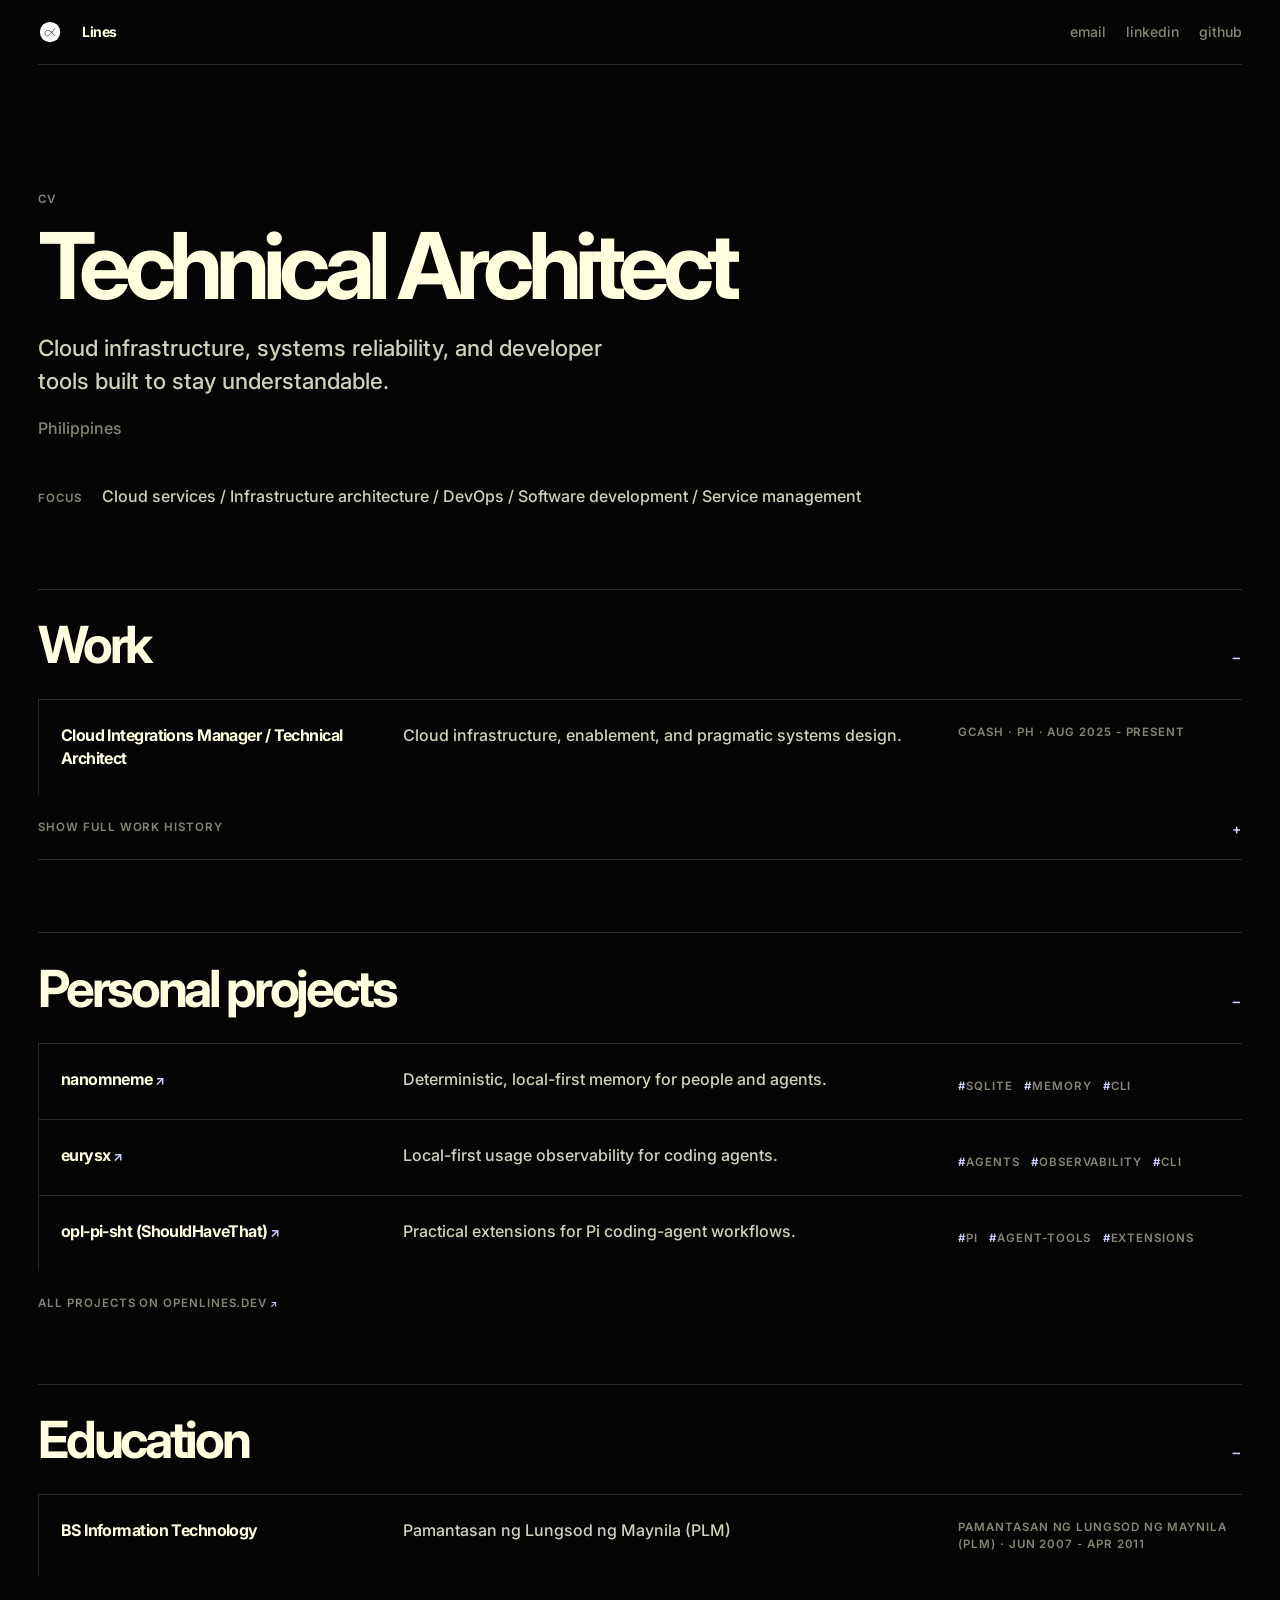
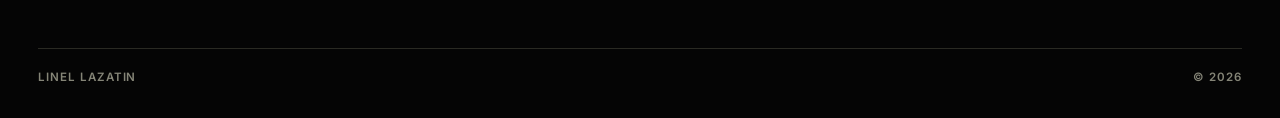
<file: index.html>
<!DOCTYPE html>
<html lang="en">
<head>
  <meta charset="UTF-8">
  <meta name="viewport" content="width=device-width, initial-scale=1">
  <title>Lines.</title>
  <meta name="description" content="Cloud infrastructure, systems reliability, and developer tools.">
  <link rel="icon" href="assets/img/svg/logo.svg" type="image/svg+xml">
  <link rel="preconnect" href="https://fonts.googleapis.com">
  <link rel="preconnect" href="https://fonts.gstatic.com" crossorigin>
  <link href="https://fonts.googleapis.com/css2?family=Inter:wght@400;500;600;700&display=swap" rel="stylesheet">
  <link rel="stylesheet" href="style.css">
</head>
<body>
  <header class="site-header">
    <a class="brand" href="#top" aria-label="Resume home"><img src="assets/img/svg/logo.svg" alt=""><span id="brandName"></span></a>
    <nav id="siteNav" aria-label="Contact links"></nav>
  </header>
  <main id="top">
    <section class="hero" aria-labelledby="heroTitle">
      <p class="eyebrow">cv</p>
      <h1 id="heroTitle"></h1>
      <p class="intro" id="heroSummary"></p>
      <p class="location-line" id="profileMeta"></p>
      <p class="skill-line"><span class="eyebrow">focus</span><span id="skillsLine"></span></p>
    </section>
    <details class="resume-section" id="work-section" open>
      <summary><span class="section-title" id="work-title"></span><span class="section-state" aria-hidden="true"></span></summary>
      <div class="section-body"><ul class="record-list" id="featured-work"></ul><details class="archive" id="work-disclosure"><summary id="work-summary"></summary><ul class="record-list" id="more-work"></ul></details></div>
    </details>
    <details class="resume-section" id="projects-section" open>
      <summary><span class="section-title" id="projects-title"></span><span class="section-state" aria-hidden="true"></span></summary>
      <div class="section-body"><ul class="record-list" id="featured-projects"></ul><details class="archive" id="projects-disclosure"><summary id="projects-summary"></summary><ul class="record-list" id="more-projects"></ul></details><a class="catalogue-link" id="projects-link" hidden></a></div>
    </details>
    <details class="resume-section" id="education-section" open>
      <summary><span class="section-title" id="education-title"></span><span class="section-state" aria-hidden="true"></span></summary>
      <div class="section-body"><ul class="record-list" id="featured-education"></ul><details class="archive" id="education-disclosure"><summary id="education-summary"></summary><ul class="record-list" id="more-education"></ul></details></div>
    </details>
  </main>
  <footer><span id="footerName"></span><span id="footerYear"></span></footer>
  <script src="scripts/content.js"></script>
  <script src="scripts/script.js"></script>
</body>
</html>
</file>
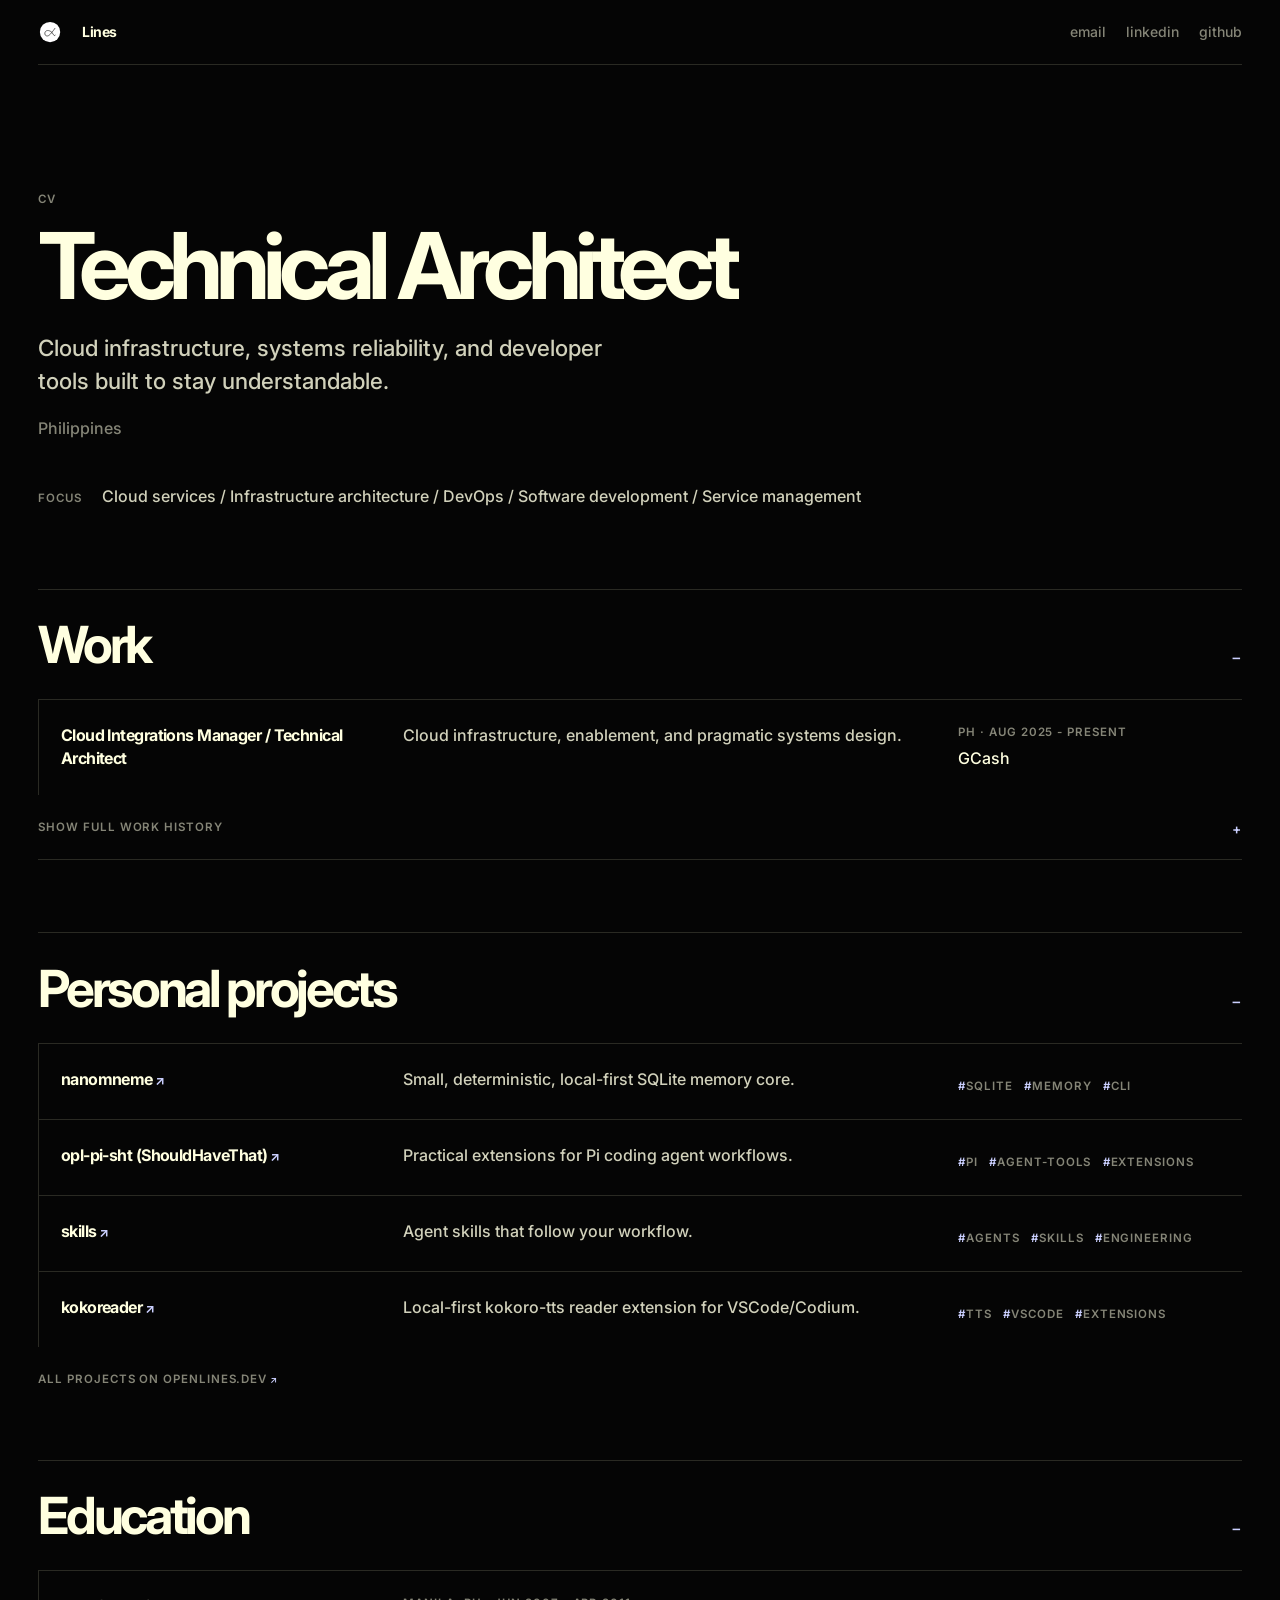
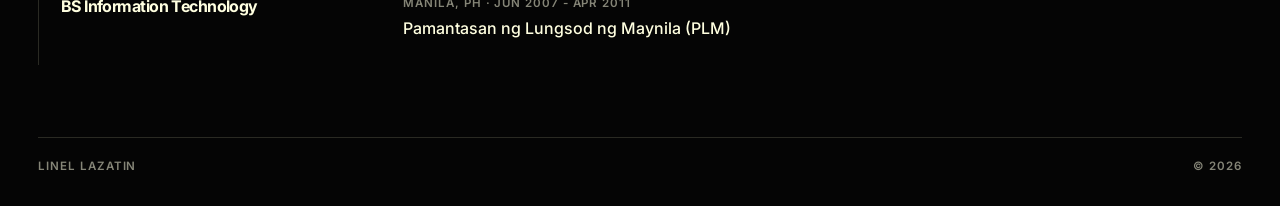
<file: public/index.html>
<!DOCTYPE html>
<html lang="en">
<head>
  <meta charset="UTF-8">
  <meta name="viewport" content="width=device-width, initial-scale=1">
  <title>Lines | Technical Architect</title>
  <meta name="description" content="Cloud infrastructure, systems reliability, and developer tools built to stay understandable.">
  <meta name="theme-color" content="#050505">
  <meta property="og:type" content="profile">
  <meta property="og:title" content="Lines | Technical Architect">
  <meta property="og:description" content="Cloud infrastructure, systems reliability, and developer tools built to stay understandable.">
  <meta name="twitter:card" content="summary">
  <meta name="twitter:title" content="Lines | Technical Architect">
  <meta name="twitter:description" content="Cloud infrastructure, systems reliability, and developer tools built to stay understandable.">
  <link rel="icon" href="assets/img/svg/logo.svg" type="image/svg+xml">
  <link rel="preconnect" href="https://fonts.googleapis.com">
  <link rel="preconnect" href="https://fonts.gstatic.com" crossorigin>
  <link href="https://fonts.googleapis.com/css2?family=Inter:wght@400;500;600;700&display=swap" rel="stylesheet">
  <link rel="stylesheet" href="styles/style.css">
</head>
<body>
  <header class="site-header">
    <a class="brand" href="#top" aria-label="Resume home"><img src="assets/img/svg/logo.svg" alt=""><span id="brandName"></span></a>
    <nav id="siteNav" aria-label="Contact links"></nav>
  </header>
  <main id="top">
    <section class="hero" aria-labelledby="heroTitle">
      <p class="eyebrow">cv</p>
      <h1 id="heroTitle"></h1>
      <p class="intro" id="heroSummary"></p>
      <p class="location-line" id="profileMeta"></p>
      <p class="skill-line"><span class="eyebrow">focus</span><span id="skillsLine"></span></p>
    </section>
    <details class="resume-section" id="work-section" open>
      <summary><span class="section-title" id="work-title" role="heading" aria-level="2"></span><span class="section-state" aria-hidden="true"></span></summary>
      <div class="section-body"><ul class="record-list" id="featured-work"></ul><details class="archive" id="work-disclosure"><summary id="work-summary"></summary><ul class="record-list" id="more-work"></ul></details></div>
    </details>
    <details class="resume-section" id="projects-section" open>
      <summary><span class="section-title" id="projects-title" role="heading" aria-level="2"></span><span class="section-state" aria-hidden="true"></span></summary>
      <div class="section-body"><ul class="record-list" id="featured-projects"></ul><details class="archive" id="projects-disclosure"><summary id="projects-summary"></summary><ul class="record-list" id="more-projects"></ul></details><a class="catalogue-link" id="projects-link" hidden></a></div>
    </details>
    <details class="resume-section" id="education-section" open>
      <summary><span class="section-title" id="education-title" role="heading" aria-level="2"></span><span class="section-state" aria-hidden="true"></span></summary>
      <div class="section-body"><ul class="record-list" id="featured-education"></ul><details class="archive" id="education-disclosure"><summary id="education-summary"></summary><ul class="record-list" id="more-education"></ul></details></div>
    </details>
  </main>
  <footer><span id="footerName"></span><span id="footerYear"></span></footer>
  <script src="scripts/content.js"></script>
  <script src="scripts/script.js"></script>
</body>
</html>
</file>
<file: style.css>
:root { --ink: #050505; --paper: #ffffe0; --muted: #858577; --rule: #2a2a23; --link: #cbd0ff; --space: clamp(1.25rem, 3vw, 3rem); }
* { box-sizing: border-box; }
html { scroll-behavior: smooth; }
body { margin: 0; background: var(--ink); color: var(--paper); font-family: Inter, "Segoe UI", sans-serif; font-size: clamp(1rem, 1.2vw, 1.125rem); font-weight: 500; line-height: 1.45; }
a { color: inherit; text-decoration: none; }
a:hover, a:focus-visible { color: var(--link); }
a:focus-visible, summary:focus-visible { outline: 2px solid var(--link); outline-offset: 4px; }
.site-header, main, footer { width: min(100% - (var(--space) * 2), 78rem); margin-inline: auto; }
.site-header { display: flex; align-items: center; justify-content: space-between; gap: 1rem; padding-block: 1.25rem; border-bottom: 1px solid var(--rule); font-size: .875rem; }
.brand, nav, footer { display: flex; align-items: center; gap: 1.25rem; }
.brand { font-weight: 700; letter-spacing: -.04em; }
.brand img { width: 1.5rem; height: 1.5rem; }
nav { color: var(--muted); }
.hero { padding-block: clamp(5rem, 14vh, 10rem) clamp(4rem, 9vh, 7rem); }
.eyebrow, .record-meta, .tags, .archive summary, footer { color: var(--muted); font-size: .72rem; font-weight: 600; letter-spacing: .08em; text-transform: uppercase; }
.eyebrow { display: block; margin: 0 0 1rem; }
h1, h3, p { margin-top: 0; }
h1 { max-width: 13ch; margin-bottom: 1.5rem; font-size: clamp(3rem, 7.2vw, 6.6rem); line-height: .92; letter-spacing: -.075em; }
.intro { max-width: 38rem; margin-bottom: 1.25rem; color: #d1d1bb; font-size: clamp(1.05rem, 1.8vw, 1.4rem); }
.location-line { margin-bottom: 2.75rem; color: var(--muted); }
.skill-line { display: flex; flex-wrap: wrap; align-items: baseline; gap: .75rem 1.25rem; margin: 0; color: #d1d1bb; }
.skill-line .eyebrow { margin: 0; }
.resume-section { border-top: 1px solid var(--rule); }
.resume-section > summary { display: flex; align-items: baseline; justify-content: space-between; gap: 1rem; padding: 1.1rem 0; cursor: pointer; list-style: none; }
.resume-section > summary::-webkit-details-marker, .archive summary::-webkit-details-marker { display: none; }
.section-title { font-size: clamp(1.8rem, 4vw, 3.6rem); font-weight: 700; letter-spacing: -.065em; }
.section-state::before { content: "+"; color: var(--link); }
.resume-section[open] .section-state::before { content: "−"; }
.section-body { padding-bottom: clamp(3rem, 8vh, 6rem); }
.record-list { margin: 0; padding: 0; list-style: none; }
.record { display: grid; grid-template-columns: minmax(12rem, .9fr) minmax(0, 1.5fr) minmax(10rem, .8fr); gap: 1.5rem; padding: 1.5rem 0 1.5rem 1.4rem; border-top: 1px solid var(--rule); position: relative; }
.record::before { content: ""; position: absolute; inset: 0 auto 0 0; width: 1px; background: var(--rule); }
.record-title { margin: 0; font-size: 1rem; font-weight: 700; letter-spacing: -.035em; }
a.record-title::after, .catalogue-link::after { content: " ↗"; color: var(--link); font-size: .8em; }
.record-note { margin: 0; color: #d1d1bb; }
.record-aside p { margin: 0; }
.tags { display: flex; flex-wrap: wrap; gap: .35rem .7rem; margin: .65rem 0 0; padding: 0; list-style: none; }
.tags li::before { content: "#"; color: var(--link); }
.archive { border-bottom: 1px solid var(--rule); }
.archive summary { padding: 1.5rem 0; cursor: pointer; list-style: none; }
.archive summary::after { content: "+"; float: right; color: var(--link); font-size: 1.2em; }
.archive[open] summary::after { content: "−"; }
.catalogue-link { display: block; padding: 1.5rem 0 0; color: var(--muted); font-size: .72rem; font-weight: 600; letter-spacing: .08em; text-transform: uppercase; }
footer { justify-content: space-between; padding-block: 1.25rem 2rem; border-top: 1px solid var(--rule); }
@media (max-width: 700px) { .site-header, main, footer { width: min(100% - 2.5rem, 78rem); } .site-header { align-items: flex-start; } nav { flex-wrap: wrap; justify-content: flex-end; gap: .75rem; } .hero { padding-top: 5rem; } .record { grid-template-columns: 1fr; gap: .65rem; padding-left: 1rem; } .record-aside { display: flex; flex-wrap: wrap; align-items: baseline; gap: .65rem 1rem; } .tags { margin: 0; } footer { align-items: flex-start; flex-direction: column; gap: .35rem; } }
@media (prefers-reduced-motion: reduce) { html { scroll-behavior: auto; } }
</file>
<file: public/styles/style.css>
:root { --ink: #050505; --paper: #ffffe0; --muted: #858577; --rule: #2a2a23; --link: #cbd0ff; --space: clamp(1.25rem, 3vw, 3rem); }
* { box-sizing: border-box; }
html { scroll-behavior: smooth; }
body { margin: 0; background: var(--ink); color: var(--paper); font-family: Inter, "Segoe UI", sans-serif; font-size: clamp(1rem, 1.2vw, 1.125rem); font-weight: 500; line-height: 1.45; }
a { color: inherit; text-decoration: none; }
a:hover, a:focus-visible { color: var(--link); }
a:focus-visible, summary:focus-visible { outline: 2px solid var(--link); outline-offset: 4px; }
.site-header, main, footer { width: min(100% - (var(--space) * 2), 78rem); margin-inline: auto; }
.site-header { display: flex; align-items: center; justify-content: space-between; gap: 1rem; padding-block: 1.25rem; border-bottom: 1px solid var(--rule); font-size: .875rem; }
.brand, nav, footer { display: flex; align-items: center; gap: 1.25rem; }
.brand { font-weight: 700; letter-spacing: -.04em; }
.brand img { width: 1.5rem; height: 1.5rem; }
nav { color: var(--muted); }
.hero { padding-block: clamp(5rem, 14vh, 10rem) clamp(4rem, 9vh, 7rem); }
.eyebrow, .record-meta, .tags, .archive summary, footer { color: var(--muted); font-size: .72rem; font-weight: 600; letter-spacing: .08em; text-transform: uppercase; }
.eyebrow { display: block; margin: 0 0 1rem; }
h1, h3, p { margin-top: 0; }
h1 { max-width: 13ch; margin-bottom: 1.5rem; font-size: clamp(3rem, 7.2vw, 6.6rem); line-height: .92; letter-spacing: -.075em; }
.intro { max-width: 38rem; margin-bottom: 1.25rem; color: #d1d1bb; font-size: clamp(1.05rem, 1.8vw, 1.4rem); }
.location-line { margin-bottom: 2.75rem; color: var(--muted); }
.skill-line { display: flex; flex-wrap: wrap; align-items: baseline; gap: .75rem 1.25rem; margin: 0; color: #d1d1bb; }
.skill-line .eyebrow { margin: 0; }
.resume-section { border-top: 1px solid var(--rule); }
.resume-section > summary { display: flex; align-items: baseline; justify-content: space-between; gap: 1rem; padding: 1.1rem 0; cursor: pointer; list-style: none; }
.resume-section > summary::-webkit-details-marker, .archive summary::-webkit-details-marker { display: none; }
.section-title { font-size: clamp(1.8rem, 4vw, 3.6rem); font-weight: 700; letter-spacing: -.065em; }
.section-state::before { content: "+"; color: var(--link); }
.resume-section[open] .section-state::before { content: "−"; }
.section-body { padding-bottom: clamp(3rem, 8vh, 6rem); }
.record-list { margin: 0; padding: 0; list-style: none; }
.record { display: grid; grid-template-columns: minmax(12rem, .9fr) minmax(0, 1.5fr) minmax(10rem, .8fr); gap: 1.5rem; padding: 1.5rem 0 1.5rem 1.4rem; border-top: 1px solid var(--rule); position: relative; }
.record::before { content: ""; position: absolute; inset: 0 auto 0 0; width: 1px; background: var(--rule); }
.record-title { margin: 0; font-size: 1rem; font-weight: 700; letter-spacing: -.035em; }
a.record-title::after, .catalogue-link::after { content: " ↗"; color: var(--link); font-size: .8em; }
.record-note { margin: 0; color: #d1d1bb; }
.record-aside p { margin: 0; }
.record-aside .record-org { margin-top: .35rem; }
.tags { display: flex; flex-wrap: wrap; gap: .35rem .7rem; margin: .65rem 0 0; padding: 0; list-style: none; }
.tags li::before { content: "#"; color: var(--link); }
.archive { border-bottom: 1px solid var(--rule); }
.archive summary { padding: 1.5rem 0; cursor: pointer; list-style: none; }
.archive summary::after { content: "+"; float: right; color: var(--link); font-size: 1.2em; }
.archive[open] summary::after { content: "−"; }
.catalogue-link { display: block; padding: 1.5rem 0 0; color: var(--muted); font-size: .72rem; font-weight: 600; letter-spacing: .08em; text-transform: uppercase; }
footer { justify-content: space-between; padding-block: 1.25rem 2rem; border-top: 1px solid var(--rule); }
@media (max-width: 700px) { .site-header, main, footer { width: min(100% - 2.5rem, 78rem); } .site-header { align-items: flex-start; } nav { flex-wrap: wrap; justify-content: flex-end; gap: .75rem; } .hero { padding-top: 5rem; } .record { grid-template-columns: 1fr; gap: .65rem; padding-left: 1rem; } .record-aside { display: flex; flex-wrap: wrap; align-items: baseline; gap: .65rem 1rem; } .record-org { flex-basis: 100%; } .tags { margin: 0; } footer { align-items: flex-start; flex-direction: column; gap: .35rem; } }
@media (prefers-reduced-motion: reduce) { html { scroll-behavior: auto; } }
</file>
